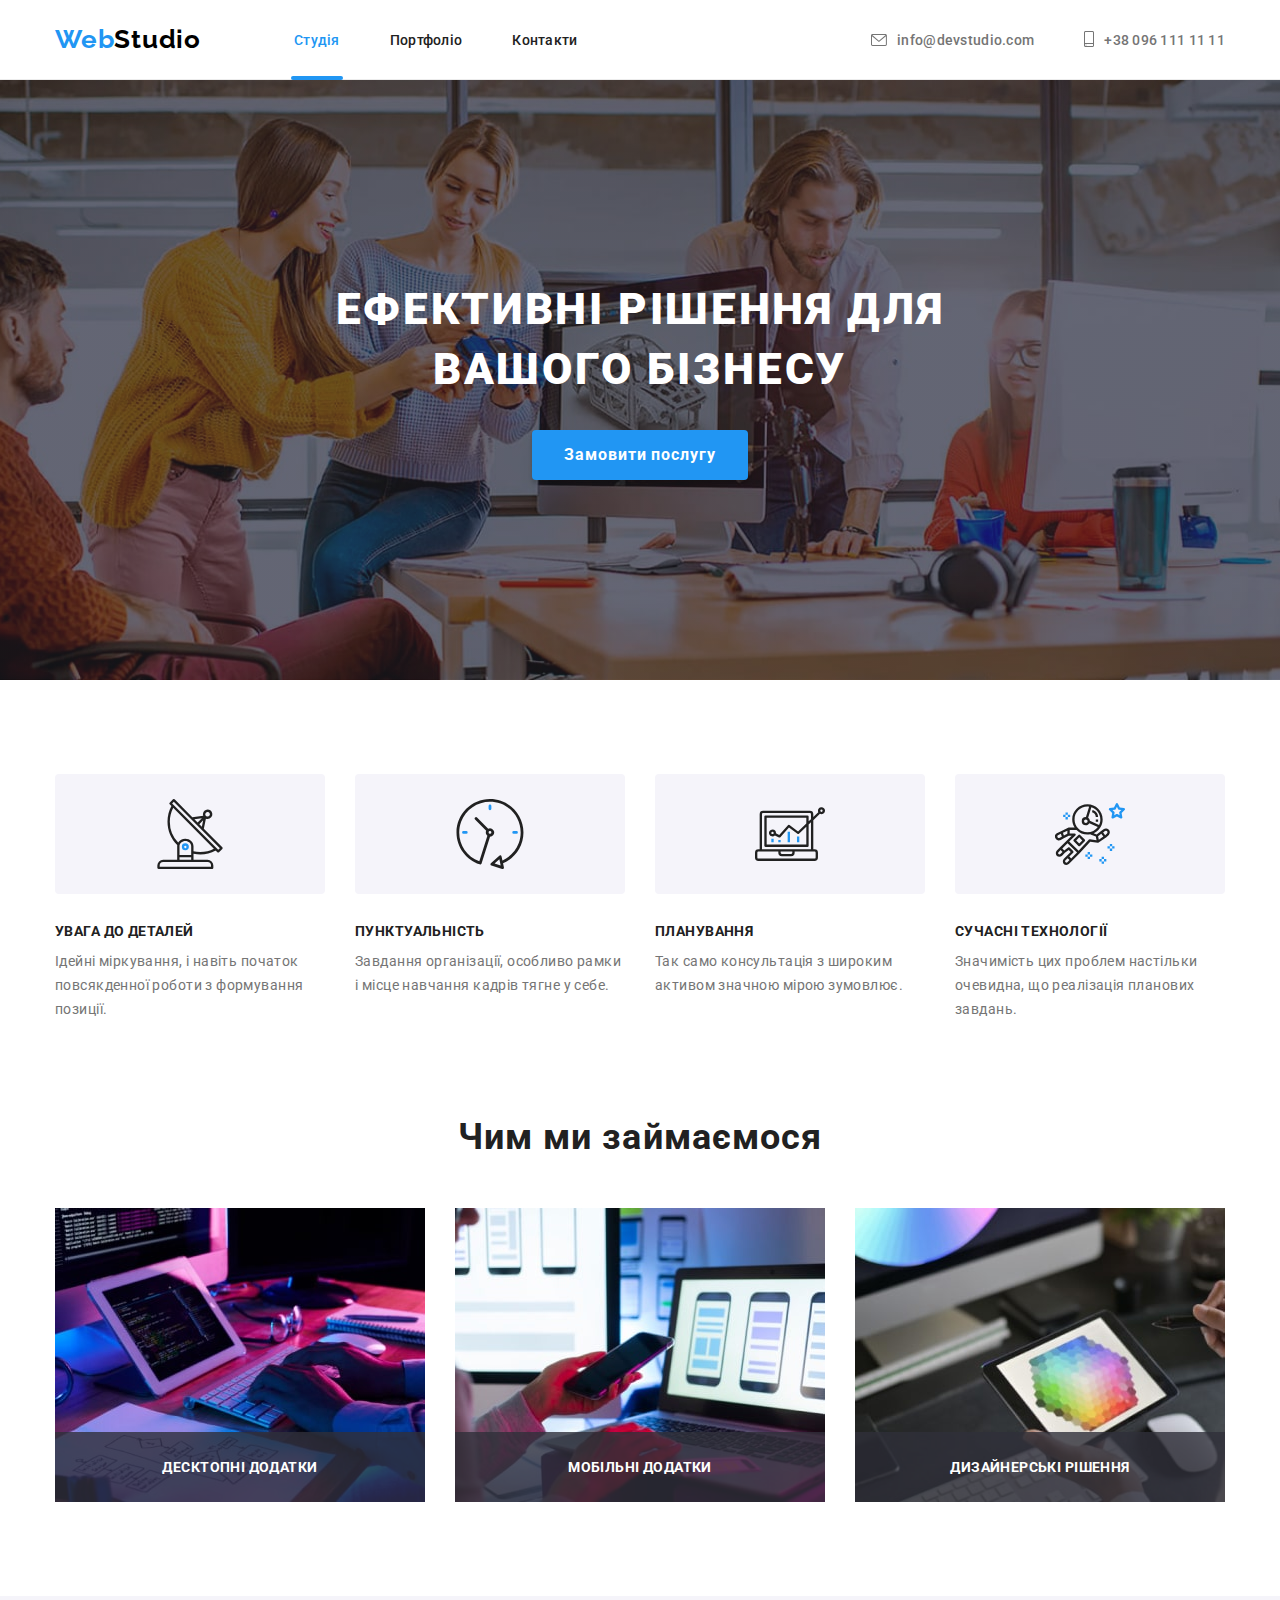
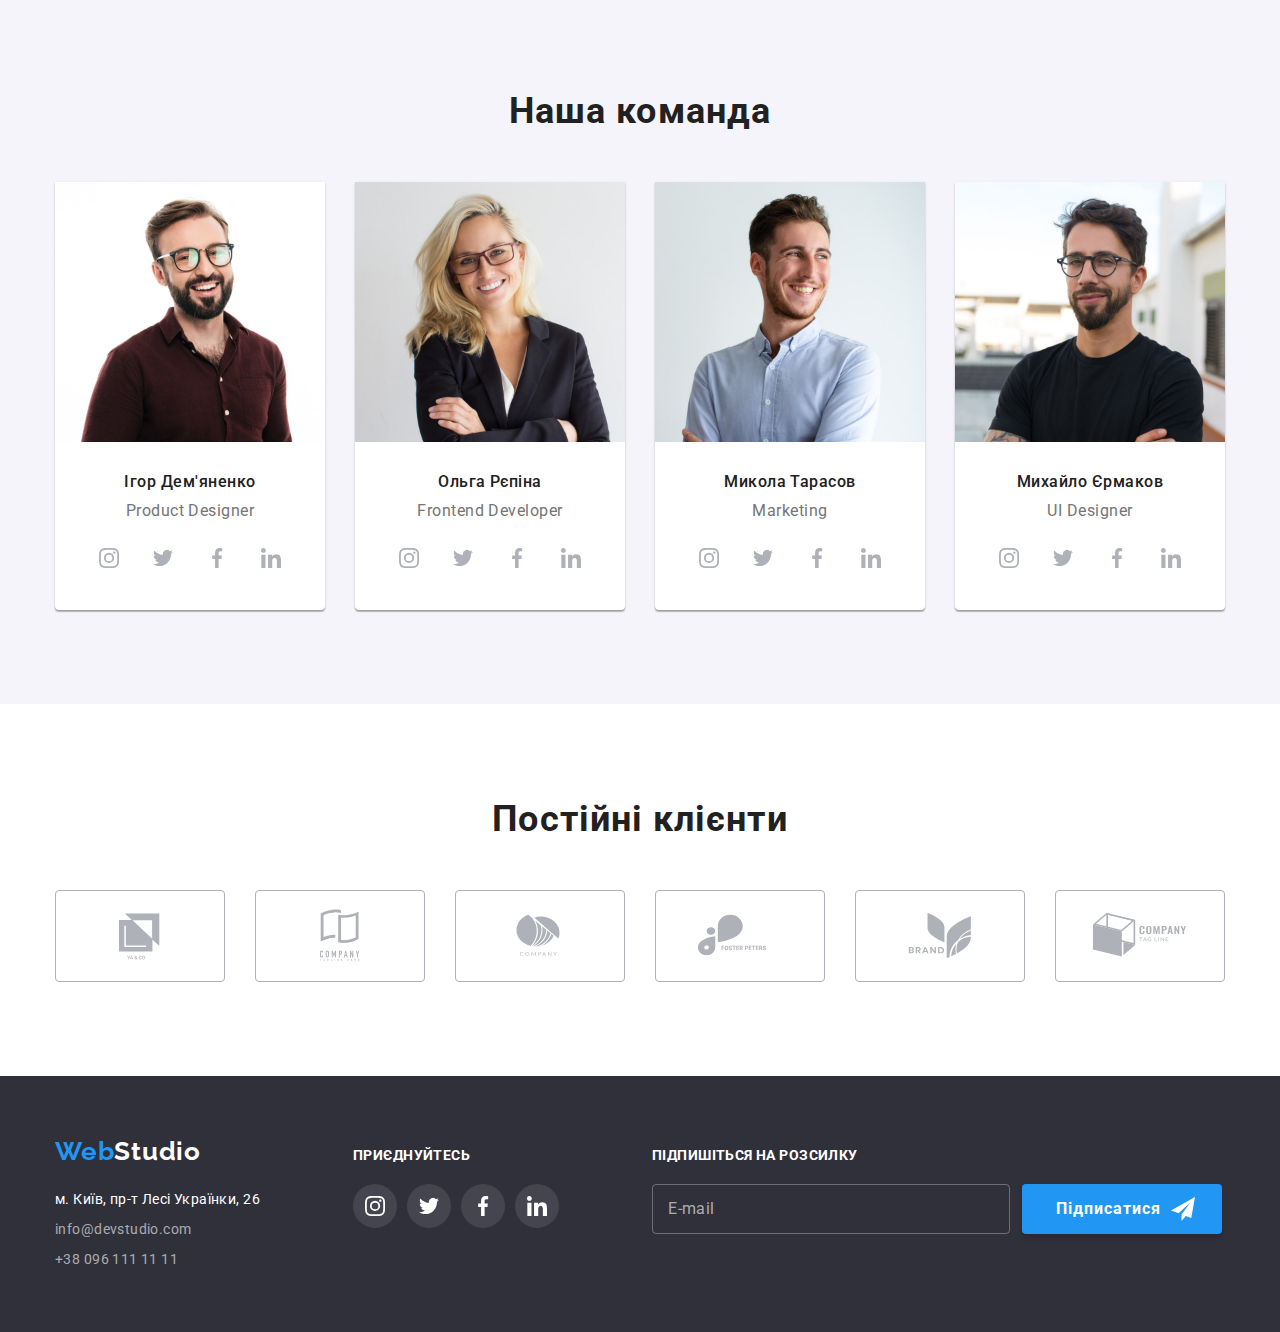
<file: index.html>
<!DOCTYPE html>
<html lang="uk">
  <head>
    <meta charset="UTF-8" />
    <meta http-equiv="X-UA-Compatible" content="IE=edge" />
    <meta name="viewport" content="width=device-width, initial-scale=1.0" />
    <link rel="shortcut icon" href="./images/favicon.ico" type="image/x-icon" />
    <title>WebStudio</title>
    <link
      rel="stylesheet"
      href="https://cdnjs.cloudflare.com/ajax/libs/modern-normalize/1.1.0/modern-normalize.min.css"
    />
    <link rel="preconnect" href="https://fonts.googleapis.com" />
    <link rel="preconnect" href="https://fonts.gstatic.com" crossorigin />
    <link
      href="https://fonts.googleapis.com/css2?family=Raleway:wght@700&family=Roboto:wght@400;500;700;900&display=swap"
      rel="stylesheet"
    />
    <link rel="stylesheet" href="./css/styles.css" />
  </head>
  <body class="studio">
    <header class="header">
      <div class="container flex-container">
        <nav class="flex-container">
          <a class="logo" href="./index.html"><span class="accent">Web</span>Studio</a>
          <ul class="nav-list flex-container">
            <li class="nav-item"><a class="nav-link active-link" href="./index.html">Студія</a></li>
            <li class="nav-item">
              <a class="nav-link" href="./portfolio.html">Портфоліо</a>
            </li>
            <li class="nav-item"><a class="nav-link" href="./index.html">Контакти</a></li>
          </ul>
        </nav>
        <ul class="nav-contacts flex-container">
          <li class="nav-item">
            <a class="nav-contact" href="mailto:info@devstudio.com">
              <svg class="contact-icon icon-envelope" width="16" height="12">
                <use href="./images/icons.svg#envelope"></use>
              </svg>
              info@devstudio.com</a
            >
          </li>
          <li class="nav-item">
            <a class="nav-contact" href="tel:+380961111111">
              <svg class="contact-icon icon-smartphone" width="10" height="16">
                <use href="./images/icons.svg#smartphone"></use>
              </svg>
              +38 096 111 11 11</a
            >
          </li>
        </ul>
      </div>
    </header>
    <main>
      <section class="hero">
        <h1 class="hero-title">Ефективні рішення для вашого бізнесу</h1>
        <button class="hero-button" type="button" data-modal-open>Замовити послугу</button>
      </section>
      <section class="benefits section">
        <div class="container">
          <h2 class="benefits-title title unvisible">Переваги</h2>
          <ul class="benefits-list flex-container">
            <li class="benefits-item">
              <div class="benefits-picture">
                <svg class="benefits-icon icon-antenna" width="70" height="70">
                  <use href="./images/icons.svg#antenna"></use>
                </svg>
              </div>
              <h3 class="benefits-name title">Увага до деталей</h3>
              <p class="benefits-description">
                Ідейні міркування, і навіть початок повсякденної роботи з формування позиції.
              </p>
            </li>
            <li class="benefits-item">
              <div class="benefits-picture">
                <svg class="benefits-icon icon-clock" width="70" height="70">
                  <use href="./images/icons.svg#clock"></use>
                </svg>
              </div>
              <h3 class="benefits-name title">Пунктуальність</h3>
              <p class="benefits-description">
                Завдання організації, особливо рамки і місце навчання кадрів тягне у себе.
              </p>
            </li>
            <li class="benefits-item">
              <div class="benefits-picture">
                <svg class="benefits-icon icon-diagram" width="70" height="70">
                  <use href="./images/icons.svg#diagram"></use>
                </svg>
              </div>
              <h3 class="benefits-name title">Планування</h3>
              <p class="benefits-description">
                Так само консультація з широким активом значною мірою зумовлює.
              </p>
            </li>
            <li class="benefits-item">
              <div class="benefits-picture">
                <svg class="benefits-icon icon-astronaut" width="70" height="70">
                  <use href="./images/icons.svg#astronaut"></use>
                </svg>
              </div>
              <h3 class="benefits-name title">Сучасні технології</h3>
              <p class="benefits-description">
                Значимість цих проблем настільки очевидна, що реалізація планових завдань.
              </p>
            </li>
          </ul>
        </div>
      </section>
      <section class="doing section">
        <div class="container">
          <h2 class="doing-title title">Чим ми займаємося</h2>
          <ul class="doing-list flex-container">
            <li class="doing-item">
              <img src="images/doing1-min.jpg" alt="верстка на десктоп" width="370" />
              <h3 class="doing-name">Десктопні додатки</h3>
            </li>
            <li class="doing-item">
              <img src="images/doing2-min.jpg" alt="верстка на смартфон" width="370" />
              <h3 class="doing-name">Мобільні додатки</h3>
            </li>
            <li class="doing-item">
              <img src="images/doing3-min.jpg" alt="верстка на планшет" width="370" />
              <h3 class="doing-name">Дизайнерські рішення</h3>
            </li>
          </ul>
        </div>
      </section>
      <section class="team section">
        <div class="container">
          <h2 class="team-title title">Наша команда</h2>
          <ul class="team-list flex-container">
            <li class="team-card">
              <img src="images/IgorDemianenko-min.jpg" alt="Igor Demianenko" width="270" />
              <div class="team-member">
                <h3 class="team-name title">Ігор Дем'яненко</h3>
                <p class="team-position" lang="en">Product Designer</p>
                <ul class="team-socials">
                  <li class="team-social">
                    <a
                      class="social-link instagram"
                      href="./index.html"
                      target="_blank"
                      rel="noopener noreferrer"
                    >
                      <svg class="social-icon icon-instagram" width="20" height="20">
                        <use href="./images/icons.svg#instagram"></use>
                      </svg>
                    </a>
                  </li>
                  <li class="team-social">
                    <a
                      class="social-link twitter"
                      href="./index.html"
                      target="_blank"
                      rel="noopener noreferrer"
                    >
                      <svg class="social-icon icon-twitter" width="20" height="20">
                        <use href="./images/icons.svg#twitter"></use>
                      </svg>
                    </a>
                  </li>
                  <li class="team-social">
                    <a
                      class="social-link facebook"
                      href="./index.html"
                      target="_blank"
                      rel="noopener noreferrer"
                    >
                      <svg class="social-icon icon-facebook" width="20" height="20">
                        <use href="./images/icons.svg#facebook"></use>
                      </svg>
                    </a>
                  </li>
                  <li class="team-social">
                    <a
                      class="social-link linkedin"
                      href="./index.html"
                      target="_blank"
                      rel="noopener noreferrer"
                    >
                      <svg class="social-icon icon-linkedin" width="20" height="20">
                        <use href="./images/icons.svg#linkedin"></use>
                      </svg>
                    </a>
                  </li>
                </ul>
              </div>
            </li>
            <li class="team-card">
              <img src="images/OlgaRepina-min.jpg" alt="Olga Repina" width="270" />
              <div class="team-member">
                <h3 class="team-name title">Ольга Рєпіна</h3>
                <p class="team-position" lang="en">Frontend Developer</p>
                <ul class="team-socials">
                  <li class="team-social">
                    <a
                      class="social-link instagram"
                      href="./index.html"
                      target="_blank"
                      rel="noopener noreferrer"
                    >
                      <svg class="social-icon icon-instagram" width="20" height="20">
                        <use href="./images/icons.svg#instagram"></use>
                      </svg>
                    </a>
                  </li>
                  <li class="team-social">
                    <a
                      class="social-link twitter"
                      href="./index.html"
                      target="_blank"
                      rel="noopener noreferrer"
                    >
                      <svg class="social-icon icon-twitter" width="20" height="20">
                        <use href="./images/icons.svg#twitter"></use>
                      </svg>
                    </a>
                  </li>
                  <li class="team-social">
                    <a
                      class="social-link facebook"
                      href="./index.html"
                      target="_blank"
                      rel="noopener noreferrer"
                    >
                      <svg class="social-icon icon-facebook" width="20" height="20">
                        <use href="./images/icons.svg#facebook"></use>
                      </svg>
                    </a>
                  </li>
                  <li class="team-social">
                    <a
                      class="social-link linkedin"
                      href="./index.html"
                      target="_blank"
                      rel="noopener noreferrer"
                    >
                      <svg class="social-icon icon-linkedin" width="20" height="20">
                        <use href="./images/icons.svg#linkedin"></use>
                      </svg>
                    </a>
                  </li>
                </ul>
              </div>
            </li>
            <li class="team-card">
              <img src="images/MykolaTarasov-min.jpg" alt="Mykola Tarasov" width="270" />
              <div class="team-member">
                <h3 class="team-name title">Микола Тарасов</h3>
                <p class="team-position" lang="en">Marketing</p>
                <ul class="team-socials">
                  <li class="team-social">
                    <a
                      class="social-link instagram"
                      href="./index.html"
                      target="_blank"
                      rel="noopener noreferrer"
                    >
                      <svg class="social-icon icon-instagram" width="20" height="20">
                        <use href="./images/icons.svg#instagram"></use>
                      </svg>
                    </a>
                  </li>
                  <li class="team-social">
                    <a
                      class="social-link twitter"
                      href="./index.html"
                      target="_blank"
                      rel="noopener noreferrer"
                    >
                      <svg class="social-icon icon-twitter" width="20" height="20">
                        <use href="./images/icons.svg#twitter"></use>
                      </svg>
                    </a>
                  </li>
                  <li class="team-social">
                    <a
                      class="social-link facebook"
                      href="./index.html"
                      target="_blank"
                      rel="noopener noreferrer"
                    >
                      <svg class="social-icon icon-facebook" width="20" height="20">
                        <use href="./images/icons.svg#facebook"></use>
                      </svg>
                    </a>
                  </li>
                  <li class="team-social">
                    <a
                      class="social-link linkedin"
                      href="./index.html"
                      target="_blank"
                      rel="noopener noreferrer"
                    >
                      <svg class="social-icon icon-linkedin" width="20" height="20">
                        <use href="./images/icons.svg#linkedin"></use>
                      </svg>
                    </a>
                  </li>
                </ul>
              </div>
            </li>
            <li class="team-card">
              <img src="images/MykhayloYermakov-min.jpg" alt="Mykhaylo Yermakov" width="270" />
              <div class="team-member">
                <h3 class="team-name title">Михайло Єрмаков</h3>
                <p class="team-position" lang="en">UI Designer</p>
                <ul class="team-socials">
                  <li class="team-social">
                    <a
                      class="social-link instagram"
                      href="./index.html"
                      target="_blank"
                      rel="noopener noreferrer"
                    >
                      <svg class="social-icon icon-instagram" width="20" height="20">
                        <use href="./images/icons.svg#instagram"></use>
                      </svg>
                    </a>
                  </li>
                  <li class="team-social">
                    <a
                      class="social-link twitter"
                      href="./index.html"
                      target="_blank"
                      rel="noopener noreferrer"
                    >
                      <svg class="social-icon icon-twitter" width="20" height="20">
                        <use href="./images/icons.svg#twitter"></use>
                      </svg>
                    </a>
                  </li>
                  <li class="team-social">
                    <a
                      class="social-link facebook"
                      href="./index.html"
                      target="_blank"
                      rel="noopener noreferrer"
                    >
                      <svg class="social-icon icon-facebook" width="20" height="20">
                        <use href="./images/icons.svg#facebook"></use>
                      </svg>
                    </a>
                  </li>
                  <li class="team-social">
                    <a
                      class="social-link linkedin"
                      href="./index.html"
                      target="_blank"
                      rel="noopener noreferrer"
                    >
                      <svg class="social-icon icon-linkedin" width="20" height="20">
                        <use href="./images/icons.svg#linkedin"></use>
                      </svg>
                    </a>
                  </li>
                </ul>
              </div>
            </li>
          </ul>
        </div>
      </section>
      <section class="customers section">
        <div class="container">
          <h2 class="customers-title title">Постійні клієнти</h2>
          <ul class="customers-list flex-container">
            <li class="customers-item">
              <a
                class="customers-link brand1"
                href="./index.html"
                target="_blank"
                rel="noopener noreferrer"
              >
                <svg class="customers-icon icon-brand1" width="106" height="60">
                  <use href="./images/icons.svg#brand1"></use>
                </svg>
              </a>
            </li>
            <li class="customers-item">
              <a
                class="customers-link brand2"
                href="./index.html"
                target="_blank"
                rel="noopener noreferrer"
              >
                <svg class="customers-icon icon-brand2" width="106" height="60">
                  <use href="./images/icons.svg#brand2"></use>
                </svg>
              </a>
            </li>
            <li class="customers-item">
              <a
                class="customers-link brand3"
                href="./index.html"
                target="_blank"
                rel="noopener noreferrer"
              >
                <svg class="customers-icon icon-brand3" width="106" height="60">
                  <use href="./images/icons.svg#brand3"></use>
                </svg>
              </a>
            </li>
            <li class="customers-item">
              <a
                class="customers-link brand4"
                href="./index.html"
                target="_blank"
                rel="noopener noreferrer"
              >
                <svg class="customers-icon icon-brand4" width="106" height="60">
                  <use href="./images/icons.svg#brand4"></use>
                </svg>
              </a>
            </li>
            <li class="customers-item">
              <a
                class="customers-link brand5"
                href="./index.html"
                target="_blank"
                rel="noopener noreferrer"
              >
                <svg class="customers-icon icon-brand5" width="106" height="60">
                  <use href="./images/icons.svg#brand5"></use>
                </svg>
              </a>
            </li>
            <li class="customers-item">
              <a
                class="customers-link brand6"
                href="./index.html"
                target="_blank"
                rel="noopener noreferrer"
              >
                <svg class="customers-icon icon-brand6" width="106" height="60">
                  <use href="./images/icons.svg#brand6"></use>
                </svg>
              </a>
            </li>
          </ul>
        </div>
      </section>
    </main>
    <footer class="footer">
      <div class="container flex-container">
        <div class="footer-contacts">
          <a class="logo column" href="./index.html"><span class="accent">Web</span>Studio</a>
          <address class="address">
            <ul class="address-list">
              <li class="address-item">
                <a
                  class="address-geo"
                  href="https://goo.gl/maps/euFr5WPg1i95ohYT8"
                  target="_blank"
                  rel="noopener noreferrer"
                  >м. Київ, пр-т Лесі Українки, 26</a
                >
              </li>
              <li class="address-item">
                <a class="address-contact" href="mailto:info@devstudio.com">info@devstudio.com</a>
              </li>
              <li class="address-item">
                <a class="address-contact" href="tel:+380961111111">+38 096 111 11 11</a>
              </li>
            </ul>
          </address>
        </div>
        <div class="footer-medias">
          <h2 class="footer-socials-header">Приєднуйтесь</h2>
          <ul class="footer-socials">
            <li class="footer-social">
              <a
                class="social-link instagram"
                href="./index.html"
                target="_blank"
                rel="noopener noreferrer"
              >
                <svg class="social-icon icon-instagram" width="20" height="20">
                  <use href="./images/icons.svg#instagram"></use>
                </svg>
              </a>
            </li>
            <li class="footer-social">
              <a
                class="social-link twitter"
                href="./index.html"
                target="_blank"
                rel="noopener noreferrer"
              >
                <svg class="social-icon icon-twitter" width="20" height="20">
                  <use href="./images/icons.svg#twitter"></use>
                </svg>
              </a>
            </li>
            <li class="footer-social">
              <a
                class="social-link facebook"
                href="./index.html"
                target="_blank"
                rel="noopener noreferrer"
              >
                <svg class="social-icon icon-facebook" width="20" height="20">
                  <use href="./images/icons.svg#facebook"></use>
                </svg>
              </a>
            </li>
            <li class="footer-social">
              <a
                class="social-link linkedin"
                href="./index.html"
                target="_blank"
                rel="noopener noreferrer"
              >
                <svg class="social-icon icon-linkedin" width="20" height="20">
                  <use href="./images/icons.svg#linkedin"></use>
                </svg>
              </a>
            </li>
          </ul>
        </div>
        <form class="form-mailing">
          <fieldset>
            <legend class="unvisible">Підпиcка</legend>
            <label for="mailing">Підпишіться на розсилку</label>
            <div class="mailing-inputing">
              <input type="email" name="mailing-address" id="mailing" placeholder="E-mail" />
              <button type="submit">
                Підписатися
                <svg class="icon-mailing" width="24" height="24">
                  <use href="./images/icons.svg#mailing"></use>
                </svg>
              </button>
            </div>
          </fieldset>
        </form>
      </div>
    </footer>
    <div class="backdrop is-hidden" data-modal>
      <div class="modal">
        <button data-modal-close></button>
        <form class="form-callback js-speaker-form">
          <fieldset class="form-information">
            <legend>Залиште свої дані, ми вам передзвонимо</legend>
            <div class="callback-inputing">
              <label for="callback-name">Ім'я</label>
              <input type="text" id="callback-name" name="client-name" placeholder=" " required />
              <svg class="icon-client-name" width="18" height="18">
                <use href="./images/icons.svg#client-name"></use>
              </svg>
            </div>
            <div class="callback-inputing">
              <label for="callback-tel">Телефон</label>
              <input type="tel" id="callback-tel" name="client-number" placeholder=" " required />
              <svg class="icon-client-call" width="18" height="18">
                <use href="./images/icons.svg#client-call"></use>
              </svg>
            </div>
            <div class="callback-inputing">
              <label for="callback-email">Пошта</label>
              <input
                type="email"
                id="callback-email"
                name="client-email"
                placeholder=" "
                required
              />
              <svg class="icon-client-mail" width="18" height="18">
                <use href="./images/icons.svg#client-mail"></use>
              </svg>
            </div>
            <div class="callback-inputing">
              <label for="callback-comment">Коментар</label>
              <textarea
                id="callback-comment"
                name="client-comment"
                rows="7"
                placeholder="Введіть текст"
              ></textarea>
            </div>
            <div class="callback-agreement">
              <label>
                <input type="checkbox" name="client-acception" value="agree" required />
                <span class="checkbox">
                  <svg class="icon-check">
                    <use href="./images/icons.svg#check"></use>
                  </svg>
                  <svg class="icon-non-check">
                    <use href="./images/icons.svg#non-check"></use>
                  </svg>
                </span>
                <span class="agreement-description">Погоджуюся з розсилкою та приймаю </span>
                <a
                  class="acception-link"
                  href="/index.html"
                  target="_blank"
                  rel="noopener noreferrer"
                  >Умови договору
                </a>
              </label>
            </div>
            <button class="callback-submit" type="submit">Відправити</button>
          </fieldset>
        </form>
      </div>
    </div>
    <script src="./js/modal.js"></script>
    <script src="./js/form-check.js"></script>
  </body>
</html>
</file>
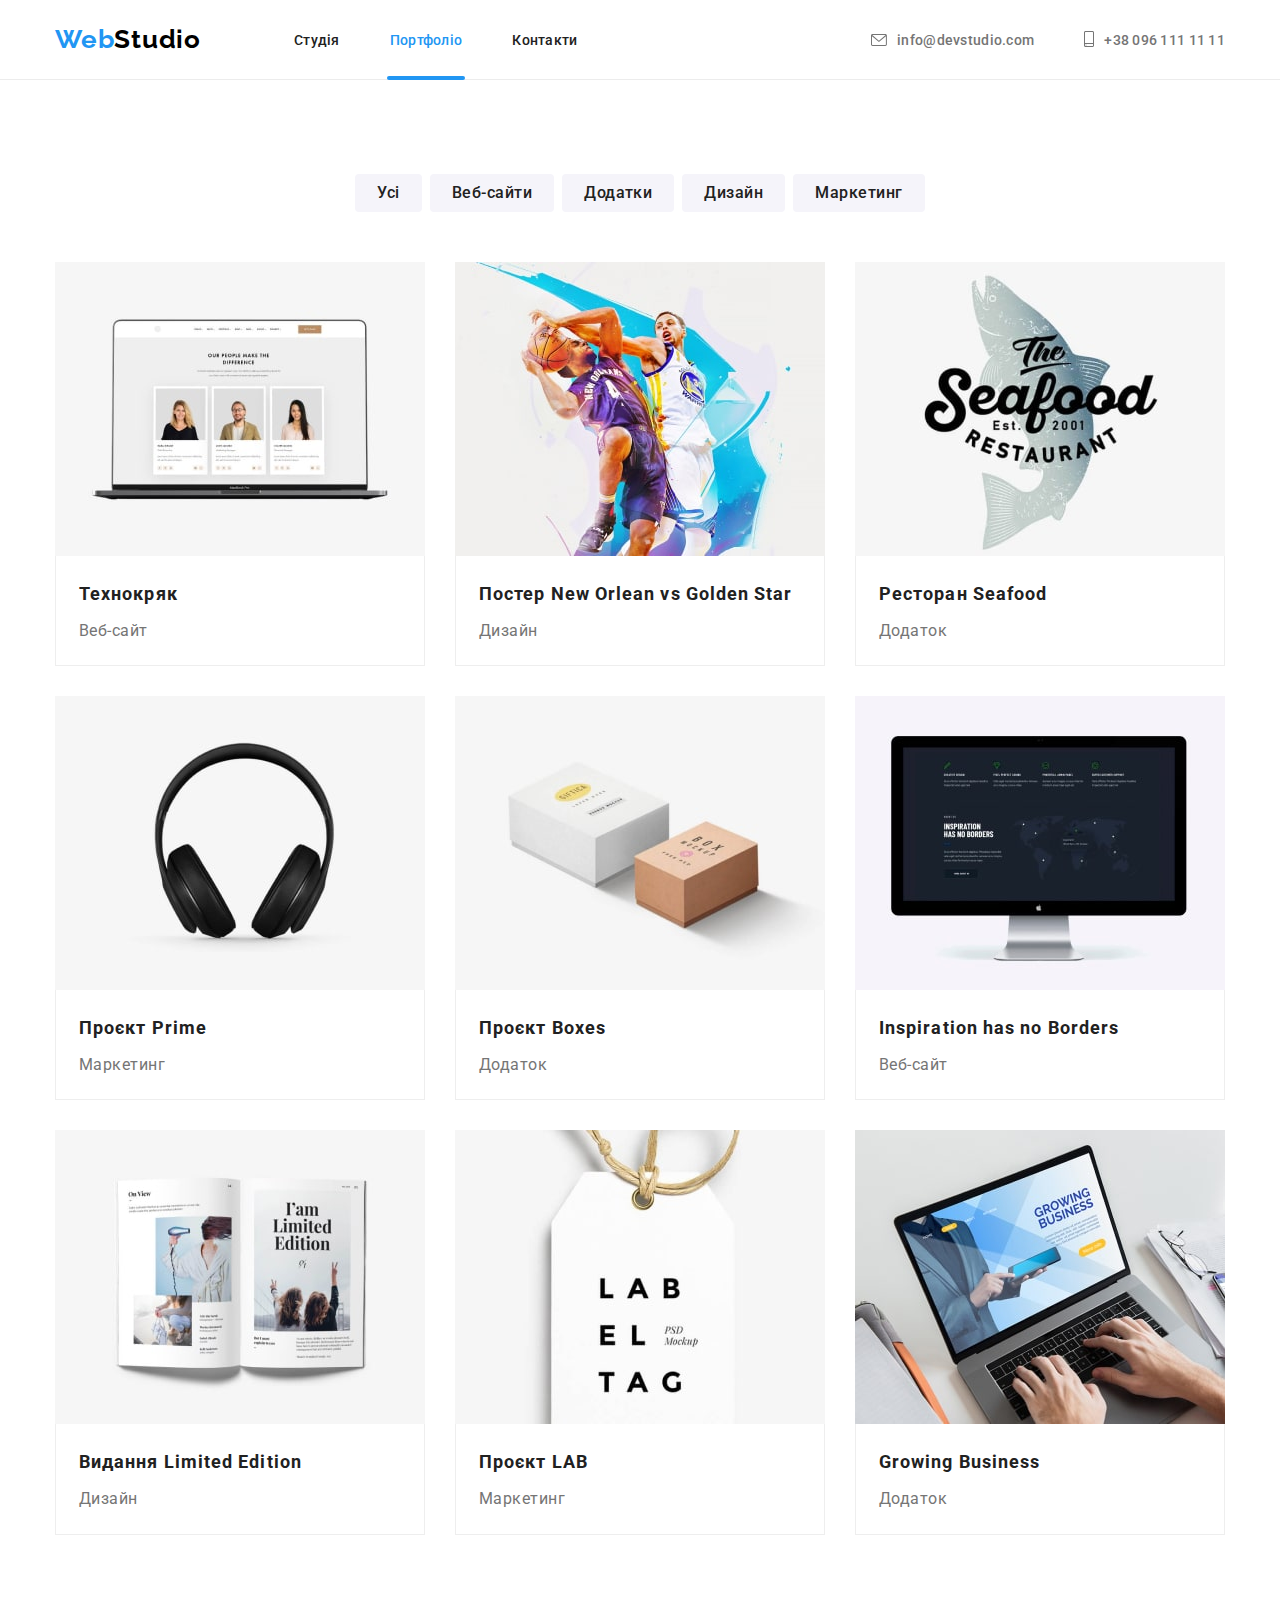
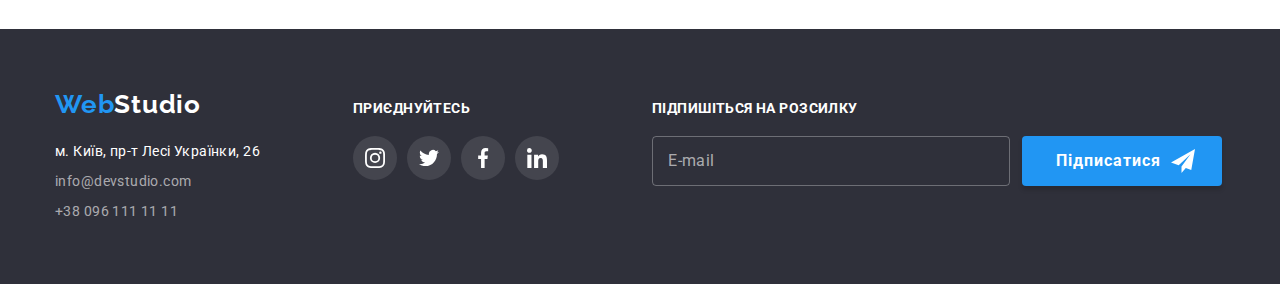
<file: portfolio.html>
<!DOCTYPE html>
<html lang="uk">
  <head>
    <meta charset="UTF-8" />
    <meta http-equiv="X-UA-Compatible" content="IE=edge" />
    <meta name="viewport" content="width=device-width, initial-scale=1.0" />
    <link rel="shortcut icon" href="./images/favicon.ico" type="image/x-icon" />
    <title>Портфоліо</title>
    <link
      rel="stylesheet"
      href="https://cdnjs.cloudflare.com/ajax/libs/modern-normalize/1.1.0/modern-normalize.min.css"
    />
    <link rel="preconnect" href="https://fonts.googleapis.com" />
    <link rel="preconnect" href="https://fonts.gstatic.com" crossorigin />
    <link
      href="https://fonts.googleapis.com/css2?family=Raleway:wght@700&family=Roboto:wght@400;500;700;900&display=swap"
      rel="stylesheet"
    />
    <link rel="stylesheet" href="./css/styles.css" />
  </head>
  <body>
    <header class="header">
      <div class="container flex-container">
        <nav class="flex-container">
          <a class="logo" href="./index.html"><span class="accent">Web</span>Studio</a>
          <ul class="nav-list flex-container">
            <li class="nav-item"><a class="nav-link" href="./index.html">Студія</a></li>
            <li class="nav-item">
              <a class="nav-link active-link" href="./portfolio.html">Портфоліо</a>
            </li>
            <li class="nav-item"><a class="nav-link" href="./index.html">Контакти</a></li>
          </ul>
        </nav>
        <ul class="nav-contacts flex-container">
          <li class="nav-item">
            <a class="nav-contact" href="mailto:info@devstudio.com">
              <svg class="contact-icon icon-envelope" width="16" height="12">
                <use href="./images/icons.svg#envelope"></use>
              </svg>
              info@devstudio.com</a
            >
          </li>
          <li class="nav-item">
            <a class="nav-contact" href="tel:+380961111111">
              <svg class="contact-icon icon-smartphone" width="10" height="16">
                <use href="./images/icons.svg#smartphone"></use>
              </svg>
              +38 096 111 11 11</a
            >
          </li>
        </ul>
      </div>
    </header>
    <main>
      <section class="works section">
        <div class="container">
          <h1 class="works-title unvisible">Наші роботи</h1>
          <ul class="works-filters">
            <li class="works-filter"><button class="works-button" type="button">Усі</button></li>
            <li class="works-filter">
              <button class="works-button" type="button">Веб-сайти</button>
            </li>
            <li class="works-filter">
              <button class="works-button" type="button">Додатки</button>
            </li>
            <li class="works-filter"><button class="works-button" type="button">Дизайн</button></li>
            <li class="works-filter">
              <button class="works-button" type="button">Маркетинг</button>
            </li>
          </ul>
          <ul class="works-list">
            <li class="works-item">
              <a class="works-card" href="./index.html" rel="noopener noreferrer">
                <div class="works-picture">
                  <img src="./images/technopig-min.jpg" alt="Технокряк" width="370" />
                  <p class="works-info">
                    Ресурс пропонує комплексні пропозиції з різним рівнем функціоналу та сервісів.
                    Все це дозволить відвідувачу отримати вичерпні відомості про компанію чи
                    приватну особу.
                  </p>
                </div>
                <div class="works-description">
                  <h2 class="works-name title">Технокряк</h2>
                  <p class="works-type">Веб-сайт</p>
                </div>
              </a>
            </li>
            <li class="works-item">
              <a class="works-card" href="./index.html" rel="noopener noreferrer">
                <div class="works-picture">
                  <img
                    src="./images/neworlean-min.jpg"
                    alt="Постер New Orlean vs Golden Star"
                    width="370"
                  />
                  <p class="works-info">
                    Ресурс пропонує комплексні пропозиції з різним рівнем функціоналу та сервісів.
                    Все це дозволить відвідувачу отримати вичерпні відомості про компанію чи
                    приватну особу.
                  </p>
                </div>
                <div class="works-description">
                  <h2 class="works-name title">Постер New Orlean vs Golden Star</h2>
                  <p class="works-type">Дизайн</p>
                </div>
              </a>
            </li>
            <li class="works-item">
              <a class="works-card" href="./index.html" rel="noopener noreferrer">
                <div class="works-picture">
                  <img src="./images/seafood-min.jpg" alt="Ресторан Seafood" width="370" />
                  <p class="works-info">
                    Ресурс пропонує комплексні пропозиції з різним рівнем функціоналу та сервісів.
                    Все це дозволить відвідувачу отримати вичерпні відомості про компанію чи
                    приватну особу.
                  </p>
                </div>
                <div class="works-description">
                  <h2 class="works-name title">Ресторан Seafood</h2>
                  <p class="works-type">Додаток</p>
                </div>
              </a>
            </li>
            <li class="works-item">
              <a class="works-card" href="./index.html" rel="noopener noreferrer">
                <div class="works-picture">
                  <img src="./images/prime-min.jpg" alt="Проєкт Prime" width="370" />
                  <p class="works-info">
                    Ресурс пропонує комплексні пропозиції з різним рівнем функціоналу та сервісів.
                    Все це дозволить відвідувачу отримати вичерпні відомості про компанію чи
                    приватну особу.
                  </p>
                </div>
                <div class="works-description">
                  <h2 class="works-name title">Проєкт Prime</h2>
                  <p class="works-type">Маркетинг</p>
                </div>
              </a>
            </li>
            <li class="works-item">
              <a class="works-card" href="./index.html" rel="noopener noreferrer">
                <div class="works-picture">
                  <img src="./images/boxes-min.jpg" alt="Проєкт Boxes" width="370" />
                  <p class="works-info">
                    Ресурс пропонує комплексні пропозиції з різним рівнем функціоналу та сервісів.
                    Все це дозволить відвідувачу отримати вичерпні відомості про компанію чи
                    приватну особу.
                  </p>
                </div>
                <div class="works-description">
                  <h2 class="works-name title">Проєкт Boxes</h2>
                  <p class="works-type">Додаток</p>
                </div>
              </a>
            </li>
            <li class="works-item">
              <a class="works-card" href="./index.html" rel="noopener noreferrer">
                <div class="works-picture">
                  <img
                    src="./images/inspiration-min.jpg"
                    alt="Inspiration has no Borders"
                    width="370"
                  />
                  <p class="works-info">
                    Ресурс пропонує комплексні пропозиції з різним рівнем функціоналу та сервісів.
                    Все це дозволить відвідувачу отримати вичерпні відомості про компанію чи
                    приватну особу.
                  </p>
                </div>
                <div class="works-description">
                  <h2 class="works-name title">Inspiration has no Borders</h2>
                  <p class="works-type">Веб-сайт</p>
                </div>
              </a>
            </li>
            <li class="works-item">
              <a class="works-card" href="./index.html" rel="noopener noreferrer">
                <div class="works-picture">
                  <img
                    src="./images/limitededition-min.jpg"
                    alt="Видання Limited Edition"
                    width="370"
                  />
                  <p class="works-info">
                    Ресурс пропонує комплексні пропозиції з різним рівнем функціоналу та сервісів.
                    Все це дозволить відвідувачу отримати вичерпні відомості про компанію чи
                    приватну особу.
                  </p>
                </div>
                <div class="works-description">
                  <h2 class="works-name title">Видання Limited Edition</h2>
                  <p class="works-type">Дизайн</p>
                </div>
              </a>
            </li>
            <li class="works-item">
              <a class="works-card" href="./index.html" rel="noopener noreferrer">
                <div class="works-picture">
                  <img src="./images/lab-min.jpg" alt="Проєкт LAB" width="370" />
                  <p class="works-info">
                    Ресурс пропонує комплексні пропозиції з різним рівнем функціоналу та сервісів.
                    Все це дозволить відвідувачу отримати вичерпні відомості про компанію чи
                    приватну особу.
                  </p>
                </div>
                <div class="works-description">
                  <h2 class="works-name title">Проєкт LAB</h2>
                  <p class="works-type">Маркетинг</p>
                </div>
              </a>
            </li>
            <li class="works-item">
              <a class="works-card" href="./index.html" rel="noopener noreferrer">
                <div class="works-picture">
                  <img src="./images/growingbusiness-min.jpg" alt="Growing Business" width="370" />
                  <p class="works-info">
                    Ресурс пропонує комплексні пропозиції з різним рівнем функціоналу та сервісів.
                    Все це дозволить відвідувачу отримати вичерпні відомості про компанію чи
                    приватну особу.
                  </p>
                </div>
                <div class="works-description">
                  <h2 class="works-name title">Growing Business</h2>
                  <p class="works-type">Додаток</p>
                </div>
              </a>
            </li>
          </ul>
        </div>
      </section>
    </main>
    <footer class="footer">
      <div class="container flex-container">
        <div class="footer-contacts">
          <a class="logo column" href="./index.html"><span class="accent">Web</span>Studio</a>
          <address class="address">
            <ul class="address-list">
              <li class="address-item">
                <a
                  class="address-geo"
                  href="https://goo.gl/maps/euFr5WPg1i95ohYT8"
                  target="_blank"
                  rel="noopener noreferrer"
                  >м. Київ, пр-т Лесі Українки, 26</a
                >
              </li>
              <li class="address-item">
                <a class="address-contact" href="mailto:info@devstudio.com">info@devstudio.com</a>
              </li>
              <li class="address-item">
                <a class="address-contact" href="tel:+380961111111">+38 096 111 11 11</a>
              </li>
            </ul>
          </address>
        </div>
        <div class="footer-medias">
          <h2 class="footer-socials-header">Приєднуйтесь</h2>
          <ul class="footer-socials">
            <li class="footer-social">
              <a
                class="social-link instagram"
                href="./index.html"
                target="_blank"
                rel="noopener noreferrer"
              >
                <svg class="social-icon icon-instagram" width="20" height="20">
                  <use href="./images/icons.svg#instagram"></use>
                </svg>
              </a>
            </li>
            <li class="footer-social">
              <a
                class="social-link twitter"
                href="./index.html"
                target="_blank"
                rel="noopener noreferrer"
              >
                <svg class="social-icon icon-twitter" width="20" height="20">
                  <use href="./images/icons.svg#twitter"></use>
                </svg>
              </a>
            </li>
            <li class="footer-social">
              <a
                class="social-link facebook"
                href="./index.html"
                target="_blank"
                rel="noopener noreferrer"
              >
                <svg class="social-icon icon-facebook" width="20" height="20">
                  <use href="./images/icons.svg#facebook"></use>
                </svg>
              </a>
            </li>
            <li class="footer-social">
              <a
                class="social-link linkedin"
                href="./index.html"
                target="_blank"
                rel="noopener noreferrer"
              >
                <svg class="social-icon icon-linkedin" width="20" height="20">
                  <use href="./images/icons.svg#linkedin"></use>
                </svg>
              </a>
            </li>
          </ul>
        </div>
        <form class="form-mailing">
          <fieldset>
            <legend class="unvisible">Підпиcка</legend>
            <label for="mailing">Підпишіться на розсилку</label>
            <div class="mailing-inputing">
              <input type="email" name="mailing-address" id="mailing" placeholder="E-mail" />
              <button type="submit">
                Підписатися
                <svg class="icon-mailing" width="24" height="24">
                  <use href="./images/icons.svg#mailing"></use>
                </svg>
              </button>
            </div>
          </fieldset>
        </form>
      </div>
    </footer>
  </body>
</html>
</file>
<file: css/styles.css>
:root {
  --main-font-family: Roboto, sans-serif;
  --main-font-size: 14px;
  --main-line-height: 1.71;
  --logo-font-family: Raleway, Roboto, sans-serif;
  --logo-font-size: 26px;
  --main-letter-spacing: 0.03em;

  --main-font-color: #757575;
  --title-font-color: #212121;
  --logo-font-color: #000000;
  --main-light-color: #ffffff;
  --contacts-font-color: rgba(255, 255, 255, 0.6);
  --accent-color: #2196f3;
  --a-accent-color: rgba(33, 150, 243, 0.9);
  --main-dark-color: #2f303a;
  --a-main-dark-color: rgba(47, 48, 58, 0.8);
  --secondary-bg-color: #f5f4fa;
  --header-border-color: #ececec;
  --brand-main-color: #afb1b8;
  --footer-media-bg-color: rgba(255, 255, 255, 0.1);
  --input-border-color: rgba(255, 255, 255, 0.3);
  --placeholder-text-color: rgba(255, 255, 255, 0.6);
  --backdrop-bg-color: rgba(0, 0, 0, 0.2);
}

/* Загальні стилі */

/* * {
  outline: 1px solid teal;
} */

body {
  font-family: var(--main-font-family);
  font-size: var(--main-font-size);
  line-height: var(--main-line-height);
  letter-spacing: var(--main-letter-spacing);

  color: var(--main-font-color);
  background-color: var(--main-light-color);
}

h1,
h2,
h3,
h4,
h5,
h6,
p,
ul {
  margin: 0;
}

ul {
  padding-left: 0;
}

button {
  padding: 0;
  border: 0;
  background-color: transparent;
}

main img {
  display: block;
  width: 100%;
}

.container {
  max-width: 1200px;
  margin-left: auto;
  margin-right: auto;
  padding-left: 15px;
  padding-right: 15px;
}

.section {
  padding-top: 94px;
  padding-bottom: 94px;
}

.title {
  color: var(--title-font-color);
}

.header .nav-link,
.header .nav-contact,
.footer .address-geo,
.footer .address-contact,
.acception-link {
  text-decoration: none;
}

.header .nav-list,
.header .nav-contacts,
.footer .address-list,
.footer .footer-socials,
.benefits-list,
.doing-list,
.team-list,
.team-socials,
.customers-list,
.works-list,
.works-filters {
  list-style: none;
}

.logo {
  font-family: var(--logo-font-family);
  font-weight: 700;
  font-size: var(--logo-font-size);
  line-height: 1.174;
  letter-spacing: var(--main-letter-spacing);
  text-decoration: none;
}

.accent {
  color: var(--accent-color);
}

.unvisible {
  position: absolute;
  white-space: nowrap;
  width: 1px;
  height: 1px;
  overflow: hidden;
  border: 0;
  padding: 0;
  clip: rect(0 0 0 0);
  clip-path: inset(50%);
  margin: -1px;
}

fieldset,
textarea {
  padding: 0;
  margin: 0;
  border: none;
}

/* Шапка */

.header {
  border-bottom: 1px solid var(--header-border-color);
}

.header .flex-container {
  display: flex;
  align-items: center;

  flex-wrap: wrap;
}

nav.flex-container {
  column-gap: 93px;
}

.header .logo {
  color: var(--logo-font-color);
}

.header .nav-list {
  column-gap: 50px;
}

.header .nav-link,
.header .nav-contact {
  font-weight: 500;
  line-height: 1.17;
  letter-spacing: 0.02em;

  transition: color 250ms cubic-bezier(0.4, 0, 0.2, 1);
}

.header .nav-link {
  position: relative;
  display: block;

  padding-top: 32px;
  padding-bottom: 31px;

  color: var(--title-font-color);
}

.header .active-link {
  color: var(--accent-color);
}

.header .active-link::after {
  content: '';

  position: absolute;
  bottom: calc(0% - 1px);
  left: -3px;

  width: calc(100% + 6px);
  height: 4px;

  background-color: var(--accent-color);
  border-radius: 2px;
}

.header .nav-contacts {
  margin-left: auto;

  column-gap: 50px;
}

.header .nav-contact {
  color: inherit;
  display: flex;
  column-gap: 10px;
  align-items: center;
  fill: currentColor;
}

.icon-envelope {
  width: 16px;
  height: 12px;
}

.icon-smartphone {
  width: 10px;
  height: 16px;

  margin-bottom: 1px;
}

.header .nav-link:hover,
.header .nav-contact:hover,
.header .nav-link:focus,
.header .nav-contact:focus {
  color: var(--accent-color);
  fill: currentColor;
}

/* Хіро */

.hero {
  padding-top: 200px;
  padding-bottom: 200px;

  max-width: 1600px;
  margin: 0 auto;

  padding-left: 15px;
  padding-right: 15px;

  background-image: linear-gradient(rgba(47, 48, 58, 0.4), rgba(47, 48, 58, 0.4)),
    url(../images/hero-min.jpg);
  background-size: cover;
  background-position: center;
  background-repeat: no-repeat;
}

.hero .hero-title {
  max-width: 730px;
  margin-left: auto;
  margin-right: auto;

  font-weight: 900;
  font-size: 44px;
  line-height: 1.36;
  letter-spacing: 0.06em;
  text-transform: uppercase;
  text-align: center;

  color: var(--main-light-color);
}

.hero .hero-button {
  display: block;

  padding: 10px 32px;
  border-radius: 4px;
  margin: 30px auto 0;

  font-weight: 700;
  font-size: 16px;
  line-height: 1.88;
  letter-spacing: 0.06em;

  transition: opacity 250ms cubic-bezier(0.4, 0, 0.2, 1);

  color: var(--main-light-color);
  background-color: var(--accent-color);

  box-shadow: 0px 4px 4px rgba(0, 0, 0, 0.15);

  cursor: pointer;
}

.hero-button:hover,
.hero-button:focus {
  opacity: 0.95;
}

/* Переваги */

.benefits.section {
  padding-bottom: calc(94px / 2);
}

.benefits-list.flex-container {
  display: flex;
  gap: 30px;

  flex-wrap: wrap;
}

.benefits .benefits-item {
  flex: 0 0 calc((100% - 90px) / 4);
}

.benefits-picture {
  padding: calc((120px - 70px) / 2) 0;

  background-color: var(--secondary-bg-color);
  border-radius: 4px;
}

.benefits-icon {
  display: block;
  margin: 0 auto;

  width: 70px;
  height: 70px;
}

.benefits-list .benefits-name {
  font-size: inherit;
  line-height: 1.14;
  text-transform: uppercase;

  margin-top: 30px;
}

.benefits .benefits-description {
  margin-top: 10px;
}

/* Що ми робимо */

.doing-title,
.team-title,
.customers-title {
  font-size: 36px;
  line-height: 1.17;
  letter-spacing: var(--main-letter-spacing);
  text-align: center;
}

.doing.section {
  padding-top: calc(94px / 2);
}

.doing .doing-list {
  margin-top: 50px;
}

.doing-list.flex-container {
  display: flex;
  flex-wrap: wrap;
  gap: 30px;
}

.doing .doing-item {
  position: relative;
}

.doing .doing-name {
  position: absolute;
  bottom: 0;

  font-size: inherit;
  line-height: 1.17;
  text-align: center;
  letter-spacing: var(--main-letter-spacing);
  text-transform: uppercase;

  width: 100%;
  padding: 27px 15px;

  color: var(--main-light-color);
  background-color: var(--a-main-dark-color);
}

/* Команда */

.team {
  background-color: var(--secondary-bg-color);
}

.team .team-list {
  margin-top: 50px;
}

.team-list.flex-container {
  display: flex;
  flex-wrap: wrap;
  gap: 30px;
}

.team-card {
  flex: 0 0 270px;

  background-color: var(--main-light-color);
  box-shadow: 0px 1px 3px rgba(0, 0, 0, 0.12), 0px 1px 1px rgba(0, 0, 0, 0.14),
    0px 2px 1px rgba(0, 0, 0, 0.2);

  border-radius: 0 0 4px 4px;
}

.team-member {
  padding: 30px 32px;
}

.team-list .team-name,
.team-list .team-position {
  font-size: 16px;
  line-height: 1.19;
  letter-spacing: var(--main-letter-spacing);
  text-align: center;
}

.team-list .team-name {
  font-weight: 500;
}

.team-list .team-position {
  margin-top: 10px;
}

.team-socials {
  display: flex;
  align-items: center;
  justify-content: center;

  gap: 10px;

  color: var(--brand-main-color);

  margin-top: 16px;
}

.social-link {
  display: block;
  padding: 12px;

  font-size: 0;

  color: inherit;

  transition: fill 250ms cubic-bezier(0.4, 0, 0.2, 1),
    background-color 250ms cubic-bezier(0.4, 0, 0.2, 1);

  fill: currentColor;
  border-radius: 50%;
}

.social-link:hover,
.social-link:focus {
  fill: var(--main-light-color);

  background-color: var(--accent-color);
}

.social-icon {
  width: 20px;
  height: 20px;
}

/* Постійні клієнти */

.customers-list.flex-container {
  display: flex;
  gap: 30px;

  flex-wrap: wrap;
}

.customers-list {
  margin-top: 50px;
}

.customers .customers-item {
  flex: 0 0 170px;
}

.customers-link {
  display: block;

  width: 100%;
  height: 92px;

  transition: fill 250ms cubic-bezier(0.4, 0, 0.2, 1),
    background-color 250ms cubic-bezier(0.4, 0, 0.2, 1);

  border: 1px solid var(--brand-main-color);
  border-radius: 4px;

  fill: var(--brand-main-color);
}

.customers .customers-link:hover,
.customers .customers-link:focus {
  border-color: var(--accent-color);

  fill: var(--accent-color);
}

.customers .customers-link {
  padding: calc((90px - 60px) / 2) 0;
}

.customers-icon {
  display: block;
  margin: 0 auto;

  width: 106px;
  height: 60px;
}

/* Роботи */

.works .container {
  text-align: left;
}

.works .works-filters {
  display: flex;
  flex-wrap: wrap;
  justify-content: center;
  gap: 8px;
}

.works-button {
  padding: 6px 22px;

  font-family: inherit;
  font-weight: 500;
  font-size: 16px;
  line-height: 1.62;
  letter-spacing: var(--main-letter-spacing);

  transition: color 250ms cubic-bezier(0.4, 0, 0.2, 1),
    background-color 250ms cubic-bezier(0.4, 0, 0.2, 1), padding 250ms cubic-bezier(0.4, 0, 0.2, 1),
    box-shadow 250ms cubic-bezier(0.4, 0, 0.2, 1);

  color: var(--title-font-color);
  background-color: var(--secondary-bg-color);

  border-radius: 4px;
  cursor: pointer;
}

.works-button:hover,
.works-button:focus {
  padding: 6px 25px;

  color: var(--main-light-color);
  background-color: var(--accent-color);

  box-shadow: 0px 3px 1px rgba(0, 0, 0, 0.1), 0px 1px 2px rgba(0, 0, 0, 0.08),
    0px 2px 2px rgba(0, 0, 0, 0.12);
}

.works .works-list {
  margin-top: 50px;

  display: flex;
  flex-wrap: wrap;
  gap: 30px;
}

.works .works-item {
  flex: 0 0 370px;
}

.works .works-card {
  display: block;

  transition: box-shadow 250ms cubic-bezier(0.4, 0, 0.2, 1);

  color: inherit;
  text-decoration: none;
}

.works .works-picture {
  position: relative;

  overflow: hidden;
}

.works .works-card:hover .works-info {
  transform: translateY(0%);
}

.works .works-card:hover,
.works .works-card:focus {
  box-shadow: 0px 4px 4px rgba(0, 0, 0, 0.25);
}

.works .works-description {
  padding: 20px 23px 19px;

  border-right: 1px solid #eeeeee;
  border-left: 1px solid #eeeeee;
  border-bottom: 1px solid #eeeeee;
}

.works-name {
  font-size: 18px;
  line-height: 2;
  letter-spacing: 0.06em;
}

.works-type {
  margin-top: 4px;

  font-size: 16px;
  line-height: 1.88;
  letter-spacing: var(--main-letter-spacing);
}

.works .works-info {
  position: absolute;
  top: 0;
  transform: translateY(100%);

  font-size: 18px;
  line-height: 1.56;
  letter-spacing: var(--main-letter-spacing);

  overflow: hidden;
  padding: 63px 24px;
  width: 100%;
  height: 100%;

  transition: transform 250ms cubic-bezier(0.4, 0, 0.2, 1);

  color: var(--main-light-color);
  background-color: var(--a-accent-color);
}

/* Підвал */

.footer {
  padding-top: 60px;
  padding-bottom: 60px;

  background-color: var(--main-dark-color);
}

.footer .flex-container {
  display: flex;
  align-items: baseline;
  column-gap: 93px;

  flex-wrap: wrap;
}

.footer .logo {
  display: inline-block;

  color: var(--main-light-color);
}

.address {
  margin-top: 20px;
}

.address-list {
  font-style: normal;
}

.address-item:not(:first-child) {
  margin-top: 6px;
}

.address-geo,
.address-contact {
  display: inline-block;

  transition: color 250ms cubic-bezier(0.4, 0, 0.2, 1);

  color: var(--contacts-font-color);
}

.address-geo,
.footer-socials-header,
.address-geo:hover,
.address-contact:hover,
.address-geo:focus,
.address-contact:focus {
  color: var(--main-light-color);
}

.footer-socials-header {
  font-size: inherit;
  line-height: 1.17;
  font-weight: 700;
  letter-spacing: var(--main-letter-spacing);
  text-transform: uppercase;
}

.footer-socials {
  display: flex;
  align-items: center;

  gap: 10px;

  color: var(--main-light-color);

  margin-top: 20px;
}

.footer-socials .social-link {
  fill: currentColor;
  background-color: var(--footer-media-bg-color);
}

.footer-socials .social-link:hover,
.footer-socials .social-link:focus {
  background-color: var(--accent-color);
}

/* Розсилка */

.form-mailing {
  color: var(--main-light-color);
}

.form-mailing fieldset {
  display: flex;
  flex-direction: column;
}

.form-mailing label {
  font-weight: 700;
  line-height: 1.17;
  letter-spacing: var(--main-letter-spacing);
  text-transform: uppercase;
}

.mailing-inputing {
  display: flex;
  margin-top: 20px;
  column-gap: 12px;
}

.form-mailing input {
  font-size: 16px;
  line-height: 1.25;
  letter-spacing: var(--main-letter-spacing);

  padding: 14px 15px;

  outline: none;

  transition: border 250ms cubic-bezier(0.4, 0, 0.2, 1);

  border: 1px solid var(--input-border-color);
  border-radius: 4px;

  width: 358px;

  color: inherit;
  background-color: transparent;
}

.form-mailing input:focus {
  border: 1px solid var(--main-light-color);
}

.form-mailing input::placeholder {
  color: var(--placeholder-text-color);
}

.form-mailing button {
  display: flex;
  align-items: center;
  column-gap: 10px;

  font-size: 16px;
  font-weight: 700;
  line-height: 1.88;
  letter-spacing: 0.06em;

  padding: 10px 27px 10px 34px;

  border-radius: 4px;

  transition: opacity 250ms cubic-bezier(0.4, 0, 0.2, 1);
  opacity: 1;

  color: inherit;
  background-color: var(--accent-color);
  fill: currentColor;
  box-shadow: 0px 4px 4px rgba(0, 0, 0, 0.15);

  cursor: pointer;
}

.form-mailing button:hover,
.form-mailing button:focus {
  opacity: 0.8;
}

.form-mailing .icon-mailing {
  width: 24px;
  height: 24px;
}

/* Модальне вікно */

.backdrop {
  position: fixed;
  top: 0;
  left: 0;
  width: 100vw;
  height: 100vh;

  background-color: var(--backdrop-bg-color);

  transform: scale(1);

  transition: opacity 250ms cubic-bezier(0.4, 0, 0.2, 1),
    visibility 250ms cubic-bezier(0.4, 0, 0.2, 1), transform 250ms cubic-bezier(0.4, 0, 0.2, 1);
}

.backdrop.is-hidden {
  opacity: 0;
  pointer-events: none;
  visibility: hidden;
  transform: scale(0);
}

.modal {
  position: absolute;
  top: 50%;
  left: 50%;
  transform: translate(-50%, -50%);

  min-width: 528px;
  min-height: 581px;
  padding: 8px;

  background-color: var(--main-light-color);
  border-radius: 4px;
  box-shadow: 0px 1px 3px rgba(0, 0, 0, 0.12), 0px 1px 1px rgba(0, 0, 0, 0.14),
    0px 2px 1px rgba(0, 0, 0, 0.2);
}

.modal button[data-modal-close] {
  position: relative;

  display: block;
  margin-left: auto;
  border: 1px solid rgba(0, 0, 0, 0.1);
  border-radius: 50%;
  height: 30px;
  width: 30px;

  transition: border 250ms cubic-bezier(0.4, 0, 0.2, 1);
  cursor: pointer;
}

.modal button[data-modal-close]:hover,
.modal button[data-modal-close]:focus {
  border: 1px solid var(--accent-color);
}

.modal button[data-modal-close]::before,
.modal button[data-modal-close]::after {
  content: '';
  position: absolute;
  top: 7.5px;
  left: 14px;
  width: 1px;
  height: 12px;
  background-color: var(--logo-font-color);

  transition: background-color 250ms cubic-bezier(0.4, 0, 0.2, 1);
}

.modal button[data-modal-close]:hover::before,
.modal button[data-modal-close]:hover::after,
.modal button[data-modal-close]:focus::before,
.modal button[data-modal-close]:focus::after {
  background-color: var(--accent-color);
}

.modal button[data-modal-close]::before {
  transform: rotate(45deg);
}

.modal button[data-modal-close]::after {
  transform: rotate(-45deg);
}

.form-callback {
  padding: 0 32px 32px;
}

.form-callback legend {
  display: block;

  font-weight: 700;
  font-size: 20px;
  line-height: 1.15;
  text-align: center;
  letter-spacing: var(--main-letter-spacing);

  color: var(--title-font-color);

  text-align: center;
}

.callback-inputing {
  display: flex;
  flex-direction: column;
  position: relative;
}

.callback-inputing svg {
  width: 18px;
  height: 18px;

  fill: var(--title-font-color);
  transition: fill 250ms cubic-bezier(0.4, 0, 0.2, 1);

  display: inline-block;
  position: absolute;
  top: 50%;
  left: 10px;
}

.callback-inputing.in-row {
  flex-direction: row;
}

.callback-inputing:first-of-type {
  margin-top: 12px;
}

.callback-inputing:not(:first-of-type) {
  margin-top: 10px;
}

.callback-inputing label {
  font-size: 12px;
  line-height: 1.17;
  letter-spacing: 0.01em;
}

.callback-inputing input {
  padding: 11px 11px 11px 40px;
}

.callback-inputing textarea {
  padding: 9px 15px;
}

.callback-inputing input,
.callback-inputing textarea {
  margin-top: 4px;

  color: var(--title-font-color);
  resize: none;

  transition: border 250ms cubic-bezier(0.4, 0, 0.2, 1);

  border: 1px solid #21212133;
  border-radius: 4px;
}

.callback-inputing input:focus,
.callback-inputing textarea:focus {
  border: 1px solid var(--accent-color);
  outline: none;
}

.callback-inputing input:focus + svg {
  fill: var(--accent-color);
}

.callback-inputing textarea::placeholder {
  font-size: 12px;
  line-height: 1.17;
  letter-spacing: 0.01em;
  color: rgba(117, 117, 117, 0.5);
}

.callback-agreement {
  margin-top: 20px;
  text-align: center;
}

.callback-agreement label {
  display: flex;
  align-items: center;
  justify-content: center;
}

.callback-agreement input {
  position: absolute;
  -webkit-appearance: none;
  -moz-appearance: none;
  appearance: none;
}

.checkbox {
  position: relative;

  margin-bottom: 3px;

  display: inline-block;
  width: 16px;
  height: 15px;

  margin-right: 8px;

  cursor: pointer;
}

.checkbox svg {
  position: absolute;
  top: 0;
  left: 0;

  display: inline-block;

  width: 100%;
  height: 100%;
}

.checkbox .icon-non-check {
  opacity: 1;
  fill: var(--title-font-color);

  transition: fill 250ms cubic-bezier(0.4, 0, 0.2, 1), opacity 250ms cubic-bezier(0.4, 0, 0.2, 1);
}

.callback-agreement input:focus + .checkbox .icon-non-check {
  fill: var(--accent-color);
}

.checkbox .icon-check {
  opacity: 0;
  transition: opacity 250ms cubic-bezier(0.4, 0, 0.2, 1);
}

.callback-agreement input:checked + .checkbox .icon-non-check {
  opacity: 0;
}

.callback-agreement input:checked + .checkbox .icon-check {
  opacity: 1;
}

.acception-link,
.acception-link:visited {
  margin-left: 4px;
  color: var(--accent-color);
  position: relative;
}

.acception-link::after {
  content: '';
  position: absolute;
  left: 0;
  bottom: 6px;

  width: 100%;
  height: 1px;

  background-color: var(--accent-color);
}

.acception-link:hover::after,
.acception-link:focus::after {
  display: none;
}

.callback-submit {
  display: block;

  font-weight: 700;
  font-size: 16px;
  line-height: 1.88;
  letter-spacing: 0.06em;

  margin: 30px auto 0;
  padding: 10px 52px;

  transition: opacity 250ms cubic-bezier(0.4, 0, 0.2, 1);

  color: var(--main-light-color);
  background-color: var(--accent-color);
  box-shadow: 0px 4px 4px rgba(0, 0, 0, 0.15);

  border-radius: 4px;

  cursor: pointer;
}

.callback-submit:hover,
.callback-submit:focus {
  opacity: 0.95;
}
</file>
